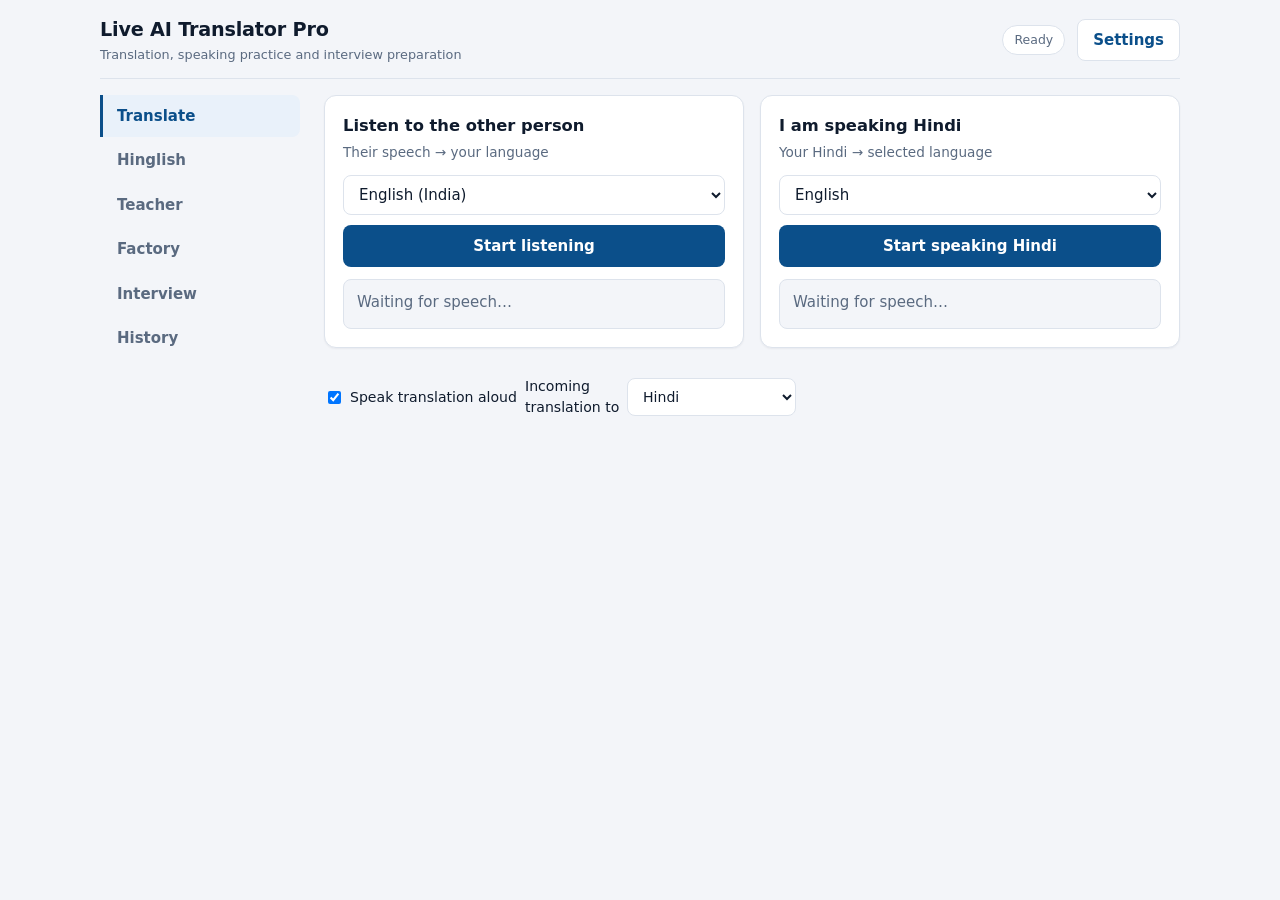
<file: AI Trans.html>
<!DOCTYPE html>
<html lang="en">
<head>
<meta charset="UTF-8">
<meta name="viewport" content="width=device-width, initial-scale=1, viewport-fit=cover">
<meta name="theme-color" content="#0b4f8a">
<title>Live AI Translator Pro</title>
<style>
:root{color-scheme:light dark;--bg:#f3f5f9;--card:#fff;--ink:#0f1b2d;--muted:#5a6a80;--line:#dde3ec;--brand:#0b4f8a;--tint:#e9f1fa;--bad:#b42318;--ok:#157347;--on:#fff}
@media(prefers-color-scheme:dark){:root{--bg:#0a111e;--card:#111a2b;--ink:#e8eef8;--muted:#9aabc4;--line:#22304a;--brand:#5aa2f0;--tint:#162540;--bad:#f97066;--ok:#47c98a;--on:#06182e}}
*{box-sizing:border-box}body{margin:0;background:var(--bg);color:var(--ink);font:15px/1.5 "Segoe UI",system-ui,-apple-system,Roboto,sans-serif}
.wrap{max-width:1120px;margin:0 auto;padding:16px 20px 96px;display:grid;grid-template-columns:200px minmax(0,1fr);column-gap:24px;align-items:start}
.top{grid-column:1/-1;display:flex;align-items:center;gap:12px;padding-bottom:14px;margin-bottom:16px;border-bottom:1px solid var(--line)}
.brand{flex:1;min-width:0}h1{font-size:1.2rem;margin:0;font-weight:700;letter-spacing:-.01em}.sub{font-size:.8rem;color:var(--muted)}
h2{font-size:1.02rem;margin:0 0 4px;font-weight:650}.hint{font-size:.85rem;color:var(--muted);margin:0 0 12px}
.pill{font-size:.78rem;color:var(--muted);border:1px solid var(--line);padding:5px 11px;border-radius:20px;background:var(--card);max-width:46vw;overflow:hidden;text-overflow:ellipsis;white-space:nowrap}
nav{grid-column:1;display:flex;flex-direction:column;gap:2px;position:sticky;top:16px}
nav button{text-align:left;background:none;color:var(--muted);border:0;border-left:3px solid transparent;border-radius:0 8px 8px 0;padding:10px 14px}nav button:hover{background:var(--tint)}nav button.on{color:var(--brand);background:var(--tint);border-left-color:var(--brand)}
.panel,.notice{grid-column:2;min-width:0}#unsupported{grid-column:1/-1}
.grid{display:grid;grid-template-columns:1fr 1fr;gap:16px}.card{background:var(--card);border:1px solid var(--line);border-radius:12px;padding:18px;min-width:0;margin-bottom:16px;box-shadow:0 1px 2px rgba(15,27,45,.05)}
select,input,textarea{font:inherit;color:var(--ink);background:var(--card);border:1px solid var(--line);border-radius:8px;padding:9px 11px;width:100%;min-width:0}textarea{min-height:90px;resize:vertical;margin-top:4px}
button{font:inherit;cursor:pointer;border:1px solid transparent;border-radius:8px;padding:9px 15px;font-weight:600}button:disabled{opacity:.5;cursor:default}
:focus-visible{outline:2px solid var(--brand);outline-offset:2px}
.go,.mic{background:var(--brand);color:var(--on)}.mic{width:100%;margin-top:10px}.mic.on{background:var(--bad);color:var(--on)}
.secondary{background:var(--card);color:var(--brand);border-color:var(--line)}.secondary:hover{background:var(--tint)}.danger{background:var(--card);color:var(--bad);border-color:var(--line)}
.live,.out:not(.msg){min-height:50px;padding:11px 13px;margin-top:12px;border-radius:8px;background:var(--bg);border:1px solid var(--line);overflow-wrap:anywhere;white-space:pre-wrap}.live{color:var(--muted)}
.row{display:flex;gap:8px;flex-wrap:wrap;margin:12px 0 0;align-items:center}.row>*{flex:1}.row>button{flex:none}.row label{display:flex;gap:6px;align-items:center;flex:none;font-size:.88rem}.row input[type=checkbox]{width:auto}
.log{display:flex;flex-direction:column;gap:10px;margin-top:14px}.msg{background:var(--card);border:1px solid var(--line);border-left:3px solid var(--brand);border-radius:8px;padding:12px 14px;overflow-wrap:anywhere}.msg .msg{background:var(--bg)}
.tag{font-size:.78rem;color:var(--muted);margin:8px 0 2px;font-weight:600}.orig{font-size:.9rem;color:var(--muted)}.tr{font-weight:650;margin-top:3px}
.msg-actions{display:flex;gap:6px;margin-top:9px;flex-wrap:wrap}.msg-actions button{font-size:.78rem;padding:5px 10px}
.ok{color:var(--ok);font-weight:700}.bad{color:var(--bad);font-weight:700;text-decoration:underline}
.notice{font-size:.85rem;color:var(--muted);padding:11px 14px;background:var(--tint);border-radius:8px;margin-bottom:12px}.hidden{display:none!important}
dialog{background:var(--card);color:var(--ink);border:1px solid var(--line);border-radius:12px;width:min(440px,94vw)}dialog::backdrop{background:rgba(10,17,30,.5)}dialog label{display:block;font-size:.82rem;color:var(--muted);margin:12px 0 4px}
@media(max-width:760px){.wrap{display:block;padding:12px 12px 84px}.grid{grid-template-columns:1fr}.pill{max-width:36vw}
nav{position:fixed;left:0;right:0;bottom:0;top:auto;flex-direction:row;background:var(--card);border-top:1px solid var(--line);padding:6px;z-index:9;overflow-x:auto;gap:4px}
nav button{flex:1 0 auto;text-align:center;border-left:0;border-bottom:3px solid transparent;border-radius:8px;padding:9px 12px;font-size:.82rem;white-space:nowrap}nav button.on{border-bottom-color:var(--brand)}}
</style>
</head>
<body>
<div class="wrap">
 <div class="top"><div class="brand"><h1>Live AI Translator Pro</h1><div class="sub">Translation, speaking practice and interview preparation</div></div><span class="pill" id="status">Ready</span><button class="secondary" id="cfgBtn">Settings</button></div>
 <div id="unsupported" class="notice hidden">Speech recognition is not supported here. Open this page in the latest Chrome or Edge and allow the microphone.</div>
 <nav id="nav">
  <button data-p="p1" class="on">Translate</button><button data-p="p2">Hinglish</button><button data-p="p3">Teacher</button>
  <button data-p="p4">Factory</button><button data-p="p5">Interview</button><button data-p="p6">History</button>
 </nav>

 <section class="panel" id="p1">
  <div class="grid">
   <div class="card"><h2>Listen to the other person</h2><p class="hint">Their speech → your language</p>
    <select id="srcLang" aria-label="Speaker language"><option value="en-IN">English (India)</option><option value="en-US">English (US)</option><option value="en-GB">English (UK)</option><option value="hi-IN">Hindi</option><option value="es-ES">Spanish</option><option value="fr-FR">French</option><option value="de-DE">German</option><option value="ar-SA">Arabic</option><option value="zh-CN">Chinese</option><option value="ja-JP">Japanese</option><option value="ko-KR">Korean</option><option value="ru-RU">Russian</option><option value="pt-BR">Portuguese</option><option value="it-IT">Italian</option><option value="gu-IN">Gujarati</option><option value="mr-IN">Marathi</option><option value="ta-IN">Tamil</option><option value="te-IN">Telugu</option><option value="bn-IN">Bengali</option><option value="ur-PK">Urdu</option></select>
    <button class="mic" id="micIn" data-t="Start listening">Start listening</button><div class="live" id="liveIn">Waiting for speech…</div></div>
   <div class="card"><h2>I am speaking Hindi</h2><p class="hint">Your Hindi → selected language</p>
    <select id="outLang" aria-label="Translate my speech into"><option value="en">English</option><option value="hi">Hindi</option><option value="es">Spanish</option><option value="fr">French</option><option value="de">German</option><option value="ar">Arabic</option><option value="zh-CN">Chinese</option><option value="ja">Japanese</option><option value="ko">Korean</option><option value="ru">Russian</option><option value="pt">Portuguese</option><option value="gu">Gujarati</option><option value="mr">Marathi</option><option value="ta">Tamil</option><option value="te">Telugu</option><option value="bn">Bengali</option><option value="ur">Urdu</option></select>
    <button class="mic teal" id="micOut" data-t="Start speaking Hindi">Start speaking Hindi</button><div class="live" id="liveOut">Waiting for speech…</div></div>
  </div>
  <div class="row"><label><input type="checkbox" id="autoSpeak" checked> Speak translation aloud</label>
   <label>Incoming translation to <select id="targetIn"><option value="hi">Hindi</option><option value="en">English</option><option value="gu">Gujarati</option><option value="mr">Marathi</option><option value="bn">Bengali</option></select></label></div>
 </section>

 <section class="panel hidden" id="p2"><div class="card"><h2>Hinglish to human English</h2><p class="hint">Write Roman Hindi / Hinglish, or speak it.</p>
  <textarea id="hgIn" placeholder="Kal meeting ke liye mujhe report bhejna hai"></textarea>
  <div class="row"><select id="hgStyle"><option>Natural, like a native speaker</option><option>Simple, easy words</option><option>Professional, formal</option><option>Email, polite and clear</option><option>WhatsApp message, short and friendly</option></select>
   <button class="secondary" id="hgMic" data-t="Speak">Speak</button><button class="go" id="hgGo">Convert</button></div>
  <div class="out" id="hgOut"></div>
  <div class="row"><button class="secondary" id="hgSay">Listen</button><button class="secondary" id="hgCopy">Copy</button></div></div></section>

 <section class="panel hidden" id="p3"><div class="card"><h2>Your English teacher</h2><p class="hint">Ask anything in Hindi, English or Hinglish. The teacher answers, corrects your English and teaches you how to say it.</p>
  <div class="row"><select id="tLevel" aria-label="Level"><option value="beginner">Beginner</option><option value="intermediate">Intermediate</option><option value="advanced">Advanced</option></select><button class="go" id="tLesson">Today's lesson</button><button class="secondary" id="tNew">New chat</button></div>
  <div class="row" id="tTopics"></div>
  <div class="row"><input id="tIn" placeholder="Ask anything, or say a sentence in English…"><button class="go" id="tGo">Send</button></div>
  <div class="row"><button class="secondary" id="tMic" data-t="Speak in English">Speak in English</button><button class="secondary" id="tMicHi" data-t="Speak in Hindi">Speak in Hindi</button></div>
  <div class="log" id="tLog"></div></div>
  <div class="card"><h2>Pronunciation check</h2><p class="hint">Write or pick a sentence, listen to it, then say it. Red words were not heard clearly.</p>
  <input id="pT" value="The film thickness is within tolerance.">
  <div class="row"><button class="secondary" id="pSay">Listen</button><button class="mic teal" id="pMic" data-t="Say it" style="flex:1;margin:0">Say it</button></div>
  <div class="out" id="pOut"></div></div></section>

 <section class="panel hidden" id="p4"><div class="card"><h2>Factory English</h2><p class="hint">Cast film, quality, safety and machine sentences.</p>
  <div class="row" id="fTopics"></div>
  <div class="row"><button class="secondary" id="fAI">More sentences</button></div>
  <div class="log" id="fList"></div></div></section>

 <section class="panel hidden" id="p5"><div class="card"><h2>Interview practice</h2><p class="hint">Get a question, answer by voice, then get feedback.</p>
  <div class="row"><select id="iRole"><option>Machine Operator</option><option>Quality Executive</option><option>Production Supervisor</option><option>Maintenance Technician</option><option>General fresher</option></select>
   <button class="go" id="iQ">New question</button><button class="secondary" id="iIntro">Write my introduction</button></div>
  <div class="out" id="iQuest">Press “New question”.</div>
  <textarea id="iA" placeholder="Speak or type your answer. For the introduction, type your details here (experience, skills, plant)."></textarea>
  <div class="row"><button class="secondary" id="iMic" data-t="Speak answer">Speak answer</button><button class="go" id="iFb">Get feedback</button></div>
  <div class="out" id="iOut"></div></div></section>

 <section class="panel hidden" id="p6"><div class="card"><h2>History</h2><div class="hint" id="hc"></div><div class="row"><button class="danger" id="clr">Clear history</button></div><div class="log" id="log"></div></div></section>
</div>

<dialog id="dlg"><h2>Settings</h2>
 <label>Supabase project URL</label><input id="cUrl" placeholder="https://xxxx.supabase.co">
 <label>Supabase anon key</label><input id="cKey"><label>App passcode (if you set one)</label><input id="cPass" type="password">
 <label>Voice</label><select id="voiceSel"></select>
 <label>Voice type (when Voice is Auto)</label><select id="cGender"><option value="any">Any</option><option value="female">Female</option><option value="male">Male</option></select>
 <label>Speed</label><select id="cRate"><option value=".8">Slow</option><option value="1">Normal</option><option value="1.15">Fast</option></select>
 <div class="row"><button class="secondary" id="cTest">Test voice</button><button class="go" id="cSave">Save</button></div></dialog>

<script>
'use strict';
const $=id=>document.getElementById(id),SR=window.SpeechRecognition||window.webkitSpeechRecognition;
const el=(t,c,x)=>{const e=document.createElement(t);if(c)e.className=c;if(x!=null)e.textContent=x;return e};
const status=s=>$('status').textContent=s;
const ls={get(k,d){try{return JSON.parse(localStorage.getItem(k))??d}catch(e){return d}},set(k,v){try{localStorage.setItem(k,JSON.stringify(v))}catch(e){status('Storage full')}}};
let cfg=Object.assign({url:'',key:'',pass:'',gender:'any',voice:'',rate:1},ls.get('ltCfg',{}));
let H=ls.get('liveTranslatorProHistoryV1',[]);
if(!SR)$('unsupported').classList.remove('hidden');

/* tabs */
$('nav').onclick=e=>{const p=e.target.dataset.p;if(!p)return;stopRec();document.querySelectorAll('.panel').forEach(x=>x.classList.toggle('hidden',x.id!==p));document.querySelectorAll('nav button').forEach(b=>b.classList.toggle('on',b===e.target));if(p==='p6')render()};

/* voice */
let voices=[],busy=false;
const F=/female|woman|zira|samantha|susan|karen|heera|lekha|hazel|aria|jenny|swara|neerja/i,M=/\bmale\b|\bman\b|david|mark|ravi|daniel|hemant|guy|prabhat|madhur/i;
function loadVoices(){if(!('speechSynthesis'in window))return;voices=speechSynthesis.getVoices();const s=$('voiceSel');s.replaceChildren(new Option('Auto (best available)',''));voices.forEach(v=>s.add(new Option(v.name+' ('+v.lang+')',v.name)));s.value=cfg.voice}
if('speechSynthesis'in window){loadVoices();speechSynthesis.onvoiceschanged=loadVoices}
function pick(lang){const b=lang.split('-')[0].toLowerCase();let c=voices.filter(v=>v.lang.toLowerCase().startsWith(b));if(!c.length)return null;
 const n=cfg.voice&&c.find(v=>v.name===cfg.voice);if(n)return n;
 if(cfg.gender==='female'){const f=c.filter(v=>F.test(v.name));if(f.length)c=f}else if(cfg.gender==='male'){const m=c.filter(v=>M.test(v.name)&&!F.test(v.name));if(m.length)c=m}
 return c.find(v=>/natural|neural|online|google/i.test(v.name))||c[0]}
function speak(t,lang,force,rate){return new Promise(r=>{if(!('speechSynthesis'in window)||(!force&&!$('autoSpeak').checked))return r();speechSynthesis.cancel();
 const u=new SpeechSynthesisUtterance(t);u.lang=lang;const v=pick(lang);if(v)u.voice=v;u.rate=rate||+cfg.rate;busy=true;u.onend=u.onerror=()=>{busy=false;r()};speechSynthesis.speak(u)})}
const LS={en:'en-US',hi:'hi-IN',gu:'gu-IN',mr:'mr-IN',bn:'bn-IN',ta:'ta-IN',te:'te-IN',ur:'ur-PK','zh-CN':'zh-CN',ja:'ja-JP',ko:'ko-KR',pt:'pt-BR',es:'es-ES',fr:'fr-FR',de:'de-DE',ar:'ar-SA',ru:'ru-RU',it:'it-IT'};
const cp=t=>navigator.clipboard?navigator.clipboard.writeText(t).then(()=>status('Copied')).catch(()=>status('Copy blocked')):status('Copy needs HTTPS or localhost');

/* speech recognition: busy flag stops the mic hearing our own voice */
let rec=null,mode=null;
function stopRec(){mode=null;if(rec){rec.onend=null;try{rec.stop()}catch(e){}rec=null}document.querySelectorAll('.mic.on,button.on[data-t]').forEach(b=>{b.classList.remove('on');b.textContent=b.dataset.t});status('Ready')}
function listen(lang,o){if(!SR){status('Use Chrome or Edge');return}const b=o.btn;if(mode===b.id){stopRec();return}stopRec();speechSynthesis.cancel();
 const r=new SR();rec=r;mode=b.id;r.lang=lang;r.continuous=!!o.cont;r.interimResults=true;b.classList.add('on');b.textContent='Stop';status('Listening…');
 r.onresult=e=>{if(busy)return;let i='';for(let k=e.resultIndex;k<e.results.length;k++){const x=e.results[k],t=x[0].transcript.trim();if(x.isFinal){if(t)o.onFinal(t)}else i+=t+' '}if(i&&o.onInterim)o.onInterim(i.trim())};
 r.onerror=e=>{if(/not-allowed|service/.test(e.error)){status('Allow microphone permission');stopRec()}};
 r.onend=()=>{if(rec!==r)return;if(o.cont)setTimeout(()=>{if(rec===r)try{r.start()}catch(e){}},300);else stopRec()};
 try{r.start()}catch(e){stopRec()}}

/* history */
function add(o){H.unshift(Object.assign({id:Date.now()+'-'+Math.random().toString(16).slice(2),time:new Date().toISOString()},o));H=H.slice(0,500);ls.set('liveTranslatorProHistoryV1',H)}
function render(){$('hc').textContent=H.length?H.length+' saved':'No conversations saved yet.';const log=$('log');log.replaceChildren();
 H.forEach(i=>{const d=el('article','msg');d.append(el('div','tag',(i.type||'translate')+' · '+new Date(i.time).toLocaleString()),el('div','orig',i.source),el('div','tr',i.target));
  const a=el('div','msg-actions'),r=el('button','secondary','Repeat'),c=el('button','secondary','Copy');r.onclick=()=>speak(i.target,i.targetLang||'en-US',true);c.onclick=()=>cp(i.target);a.append(r,c);d.append(a);log.append(d)})}
$('clr').onclick=()=>{if(confirm('Delete all saved history from this device?')){H=[];ls.set('liveTranslatorProHistoryV1',H);render()}};

/* translator */
async function gt(text,tl){const r=await fetch('https://translate.googleapis.com/translate_a/single?client=gtx&sl=auto&tl='+encodeURIComponent(tl)+'&dt=t&q='+encodeURIComponent(text));if(!r.ok)throw 0;const d=await r.json();return d[0].map(x=>x[0]||'').join('')}
async function tr(t,dir){try{status('Translating…');const tg=dir==='in'?$('targetIn').value:$('outLang').value,o=await gt(t,tg),tl=LS[tg]||tg;
 add({type:'translate',direction:dir,source:t,target:o,sourceLang:dir==='in'?$('srcLang').value:'hi-IN',targetLang:tl});(dir==='in'?$('liveIn'):$('liveOut')).textContent=o;status('Done');await speak(o,tl)}catch(e){status('Translation failed — check internet')}}
$('micIn').onclick=()=>listen($('srcLang').value,{cont:1,btn:$('micIn'),onInterim:t=>$('liveIn').textContent=t,onFinal:t=>{$('liveIn').textContent=t;tr(t,'in')}});
$('micOut').onclick=()=>listen('hi-IN',{cont:1,btn:$('micOut'),onInterim:t=>$('liveOut').textContent=t,onFinal:t=>{$('liveOut').textContent=t;tr(t,'out')}});
$('srcLang').onchange=()=>{if(mode==='micIn'){stopRec();$('micIn').click()}};

/* AI through Supabase Edge Function */
async function ai(task,input){if(!cfg.url||!cfg.key){$('dlg').showModal();throw new Error('Add your Supabase URL and key in Settings')}
 const r=await fetch(cfg.url.replace(/\/$/,'')+'/functions/v1/ai',{method:'POST',headers:{'Content-Type':'application/json',apikey:cfg.key,Authorization:'Bearer '+cfg.key,'x-app-passcode':cfg.pass},body:JSON.stringify({task,input})});
 const d=await r.json().catch(()=>({}));if(!r.ok||!d.ok)throw new Error(d.error||'AI request failed');return d.data}
async function run(b,fn){const t=b.textContent;b.disabled=true;b.textContent='…';status('Thinking…');try{await fn();status('Done')}catch(e){status(e.message||'Error')}b.disabled=false;b.textContent=t}

/* Hinglish */
$('hgMic').onclick=()=>listen('hi-IN',{btn:$('hgMic'),onFinal:t=>$('hgIn').value=($('hgIn').value+' '+t).trim()});
$('hgGo').onclick=()=>run($('hgGo'),async()=>{const t=$('hgIn').value.trim();if(!t)return;const d=await ai('hinglish',{text:t,style:$('hgStyle').value});$('hgOut').textContent=d.english;add({type:'hinglish',source:t,target:d.english,targetLang:'en-US'})});
$('hgSay').onclick=()=>speak($('hgOut').textContent,'en-US',true);$('hgCopy').onclick=()=>cp($('hgOut').textContent);

/* Teacher */
let tHist=[];
['Greetings','Introduce yourself','Talking to my boss','Phone calls','Meetings','Daily routine','Asking for help','Numbers and time','Tenses (grammar)','Shift handover'].forEach(k=>{const b=el('button','secondary',k);b.onclick=()=>lesson(k);$('tTopics').append(b)});
const sayBtn=(t,lang,label,rate)=>{const b=el('button','secondary',label);b.onclick=()=>speak(t,lang,true,rate);return b};
function line(p,en,hi,say,label){const d=el('div','msg');d.append(el('div','tr',(label?label+' ':'')+en));if(hi)d.append(el('div','orig',hi));if(say)d.append(el('div','orig','Say: '+say));
 const a=el('div','msg-actions'),pr=el('button','secondary','Practice');pr.onclick=()=>{$('pT').value=en;$('pT').scrollIntoView({behavior:'smooth',block:'center'});status('Press “Say it”')};
 a.append(sayBtn(en,'en-US','Listen'),sayBtn(en,'en-US','Slow',.65),pr);d.append(a);p.append(d)}
async function teach(text){text=text.trim();if(!text)return;status('Thinking…');
 const d=await ai('teacher',{text,level:$('tLevel').value,history:tHist}),box=el('div','msg out');
 box.append(el('div','orig','You: '+text));if(d.corrected)box.append(el('div','tr','Corrected: '+d.corrected));
 (d.mistakes||[]).forEach(m=>box.append(el('div','orig','Mistake: '+m.wrong+' → '+m.right+' — '+m.why)));
 box.append(el('div','tr','Teacher: '+d.reply));if(d.reply_hi)box.append(el('div','orig',d.reply_hi));
 (d.pronunciation||[]).forEach(x=>{const r=el('div','orig','Say: '+x.word+' → '+x.say+' — '+x.tip+' ');r.append(sayBtn(x.word,'en-US','',.7));box.append(r)});
 const a=el('div','msg-actions');a.append(sayBtn(d.reply,'en-US','English'));if(d.reply_hi)a.append(sayBtn(d.reply_hi,'hi-IN','हिंदी'));box.append(a);
 if(d.practice){box.append(el('div','tag','Repeat after the teacher'));line(box,d.practice,'','')}
 $('tLog').prepend(box);tHist.push({role:'user',content:text},{role:'assistant',content:JSON.stringify(d)});tHist=tHist.slice(-10);
 add({type:'teacher',source:text,target:d.reply,targetLang:'en-US'});status('Done');await speak(d.reply,'en-US',true)}
async function lesson(topic){status('Preparing lesson…');try{const d=await ai('lesson',{text:topic||'a useful everyday topic for a factory worker',level:$('tLevel').value}),box=el('div','msg out');
 box.append(el('div','tr','Lesson: '+d.title),el('div','orig',d.explain),el('div','tag','Phrases'));(d.phrases||[]).forEach(p=>line(box,p.en,p.hi,p.say));
 box.append(el('div','tag','Dialogue: read A yourself and let the app speak B, or the other way round'));(d.dialogue||[]).forEach(x=>line(box,x.en,x.hi,'',x.who+':'));
 box.append(el('div','tag','Repeat these 3 sentences'));(d.practice||[]).forEach(x=>line(box,x,'',''));
 $('tLog').prepend(box);add({type:'teacher',source:'Lesson: '+(topic||'daily'),target:d.title,targetLang:'en-US'});status('Done')}catch(e){status(e.message)}}
$('tLesson').onclick=()=>lesson('');$('tNew').onclick=()=>{tHist=[];$('tLog').replaceChildren();status('New chat')};
$('tGo').onclick=()=>{const t=$('tIn').value;$('tIn').value='';teach(t).catch(e=>status(e.message))};$('tIn').onkeydown=e=>{if(e.key==='Enter')$('tGo').click()};
$('tMic').onclick=()=>listen('en-IN',{btn:$('tMic'),onFinal:t=>{stopRec();teach(t).catch(e=>status(e.message))}});
$('tMicHi').onclick=()=>listen('hi-IN',{btn:$('tMicHi'),onFinal:t=>{stopRec();teach(t).catch(e=>status(e.message))}});
const nw=w=>w.toLowerCase().replace(/[^a-z0-9']/g,'');
$('pSay').onclick=()=>speak($('pT').value,'en-US',true);
$('pMic').onclick=()=>listen('en-IN',{btn:$('pMic'),onFinal:t=>{stopRec();const heard=t.split(/\s+/).map(nw),out=$('pOut');out.replaceChildren();let ok=0;const ws=$('pT').value.split(/\s+/).filter(Boolean);
 ws.forEach(w=>{const i=heard.indexOf(nw(w)),good=i>-1;if(good){ok++;heard.splice(i,1)}const s=el('span',good?'ok':'bad',w+' ');out.append(s)});out.append(el('div','hint','Score: '+Math.round(ok/ws.length*100)+'%  ·  Heard: '+t))}});

/* Factory */
const FP={'Cast Film':[['Film thickness is out of tolerance.','फिल्म की मोटाई टॉलरेंस से बाहर है।'],['Please check the chill roll temperature.','कृपया चिल रोल का तापमान जाँचें।'],['We need to change the roll before the next order.','अगले ऑर्डर से पहले रोल बदलना होगा।']],
'Quality':[['Please take a sample and check the width and gauge.','कृपया सैंपल लेकर चौड़ाई और गेज जाँचें।'],['This roll has gels and needs to be rejected.','इस रोल में जेल हैं, इसे रिजेक्ट करना होगा।'],['Hold this batch until QC gives approval.','QC की मंज़ूरी तक यह बैच रोककर रखें।']],
'Safety':[['Wear your helmet and safety shoes before entering the floor.','फ्लोर में जाने से पहले हेलमेट और सेफ्टी शूज़ पहनें।'],['Do not touch the hot die; it is dangerous.','गर्म डाई को न छुएँ, यह खतरनाक है।'],['Switch off the machine before cleaning.','सफाई से पहले मशीन बंद करें।']],
'Machine':[['The extruder is making an unusual noise.','एक्सट्रूडर से अजीब आवाज़ आ रही है।'],['The screw speed is fluctuating; please inform maintenance.','स्क्रू की स्पीड ऊपर-नीचे हो रही है, मेंटेनेंस को बताएँ।'],['Let us start the line and stabilise the output.','लाइन चालू करके आउटपुट स्थिर करें।']]};
let topic='Cast Film';
function items(list){const box=$('fList');box.replaceChildren();list.forEach(([en,hi])=>{const d=el('div','msg');d.append(el('div','tr',en),el('div','orig',hi));const a=el('div','msg-actions'),b1=el('button','secondary','Repeat'),b2=el('button','secondary','Copy');b1.onclick=()=>speak(en,'en-US',true);b2.onclick=()=>cp(en);a.append(b1,b2);d.append(a);box.append(d)})}
Object.keys(FP).forEach(k=>{const b=el('button','secondary',k);b.onclick=()=>{topic=k;items(FP[k])};$('fTopics').append(b)});items(FP[topic]);
$('fAI').onclick=()=>run($('fAI'),async()=>{const d=await ai('factory',{topic});items(d.items.map(x=>[x.en,x.hi]))});

/* Interview */
let q='';
$('iQ').onclick=()=>run($('iQ'),async()=>{const d=await ai('interview',{mode:'question',role:$('iRole').value});q=d.question;$('iQuest').textContent=q;$('iOut').textContent='';$('iA').value='';await speak(q,'en-US',true)});
$('iMic').onclick=()=>listen('en-IN',{btn:$('iMic'),cont:1,onFinal:t=>$('iA').value=($('iA').value+' '+t).trim()});
$('iFb').onclick=()=>run($('iFb'),async()=>{if(!q||!$('iA').value.trim()){status('Get a question and answer it first');return}stopRec();const d=await ai('interview',{mode:'feedback',role:$('iRole').value,question:q,answer:$('iA').value});
 $('iOut').textContent='Score: '+d.score+'/10\n'+d.feedback+'\n\nBetter answer:\n'+d.better;add({type:'teacher',source:q+' — '+$('iA').value,target:d.better,targetLang:'en-US'})});
$('iIntro').onclick=()=>run($('iIntro'),async()=>{const t=$('iA').value.trim();if(!t){status('Type your details in the box first');return}const d=await ai('interview',{mode:'intro',role:$('iRole').value,details:t});$('iOut').textContent=d.answer;await speak(d.answer,'en-US',true)});

/* Settings */
$('cfgBtn').onclick=()=>{$('cUrl').value=cfg.url;$('cKey').value=cfg.key;$('cPass').value=cfg.pass;$('cGender').value=cfg.gender;$('cRate').value=cfg.rate;$('voiceSel').value=cfg.voice;$('dlg').showModal()};
$('cSave').onclick=()=>{cfg={url:$('cUrl').value.trim(),key:$('cKey').value.trim(),pass:$('cPass').value,gender:$('cGender').value,voice:$('voiceSel').value,rate:$('cRate').value};ls.set('ltCfg',cfg);$('dlg').close()};
$('cTest').onclick=()=>{cfg.voice=$('voiceSel').value;cfg.gender=$('cGender').value;cfg.rate=$('cRate').value;speak('Hello, this is a voice test.','en-US',true)};
</script>
</body>
</html>
</file>
